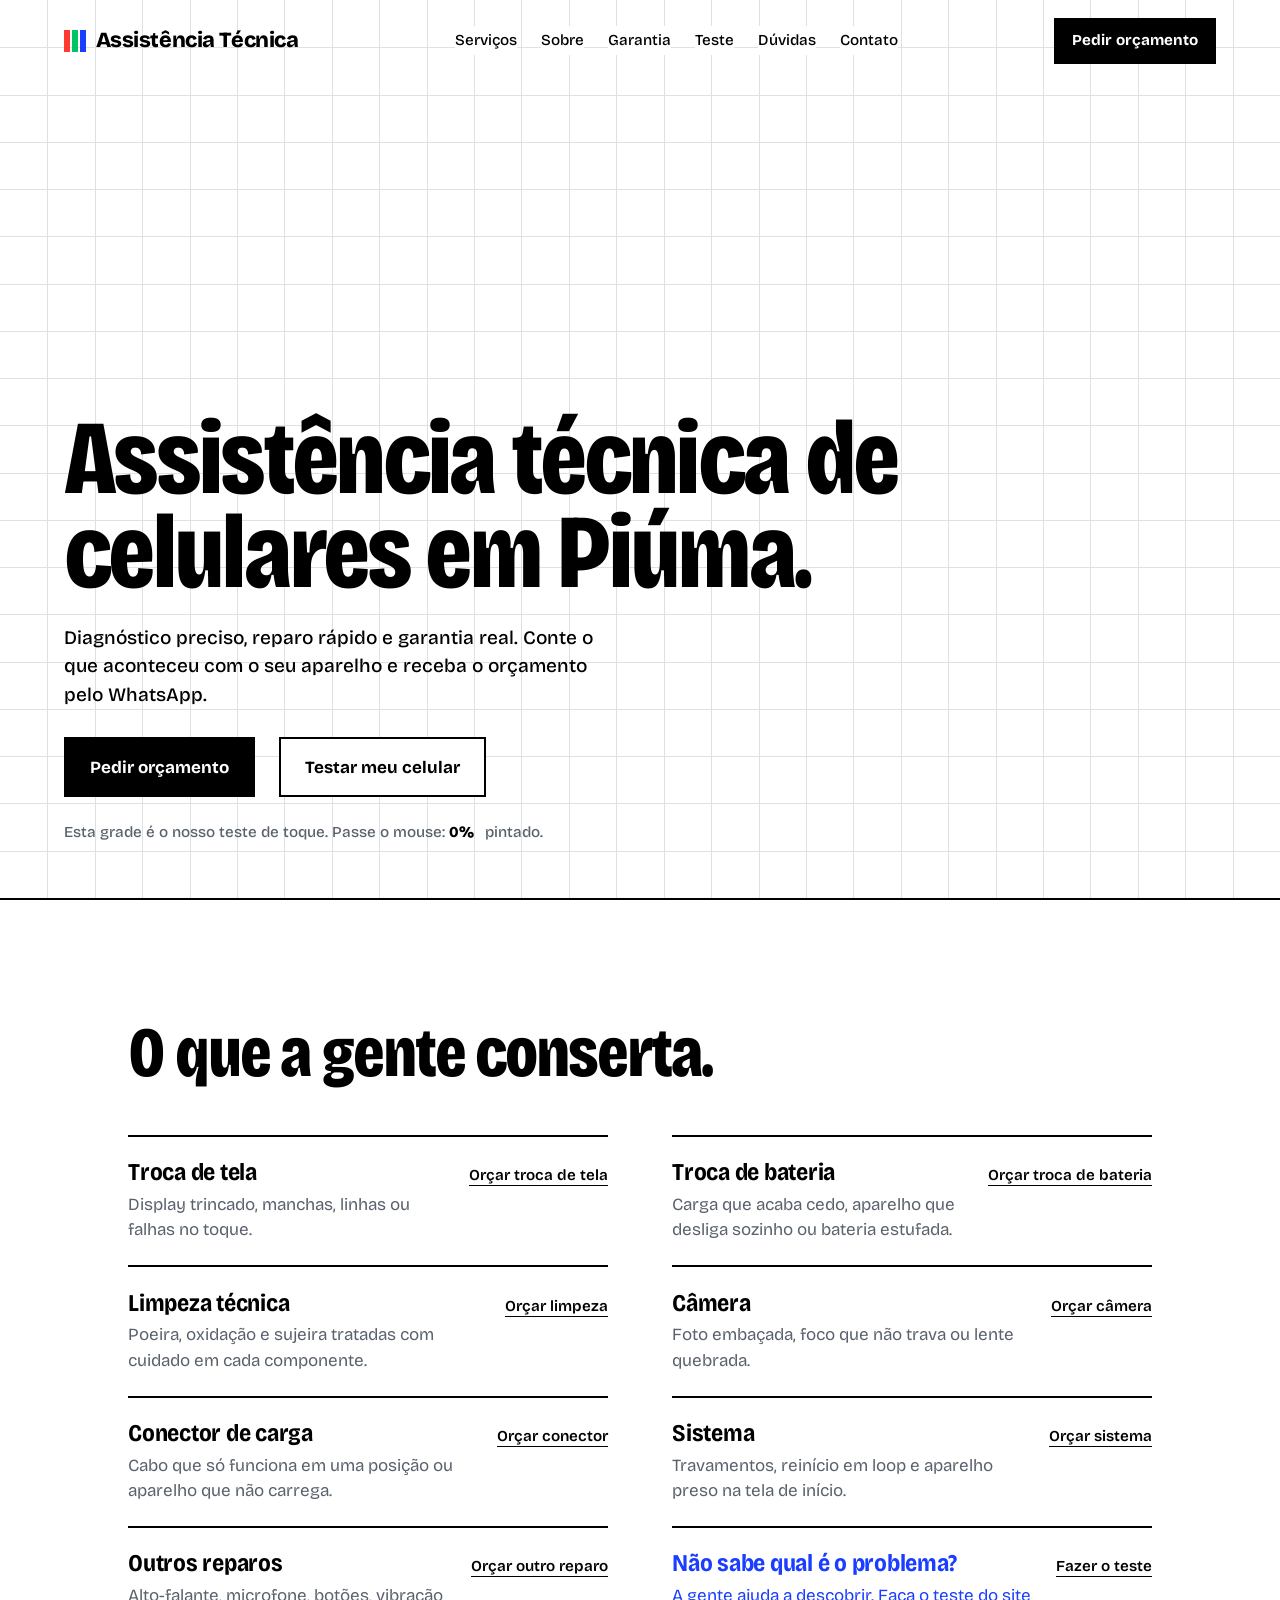
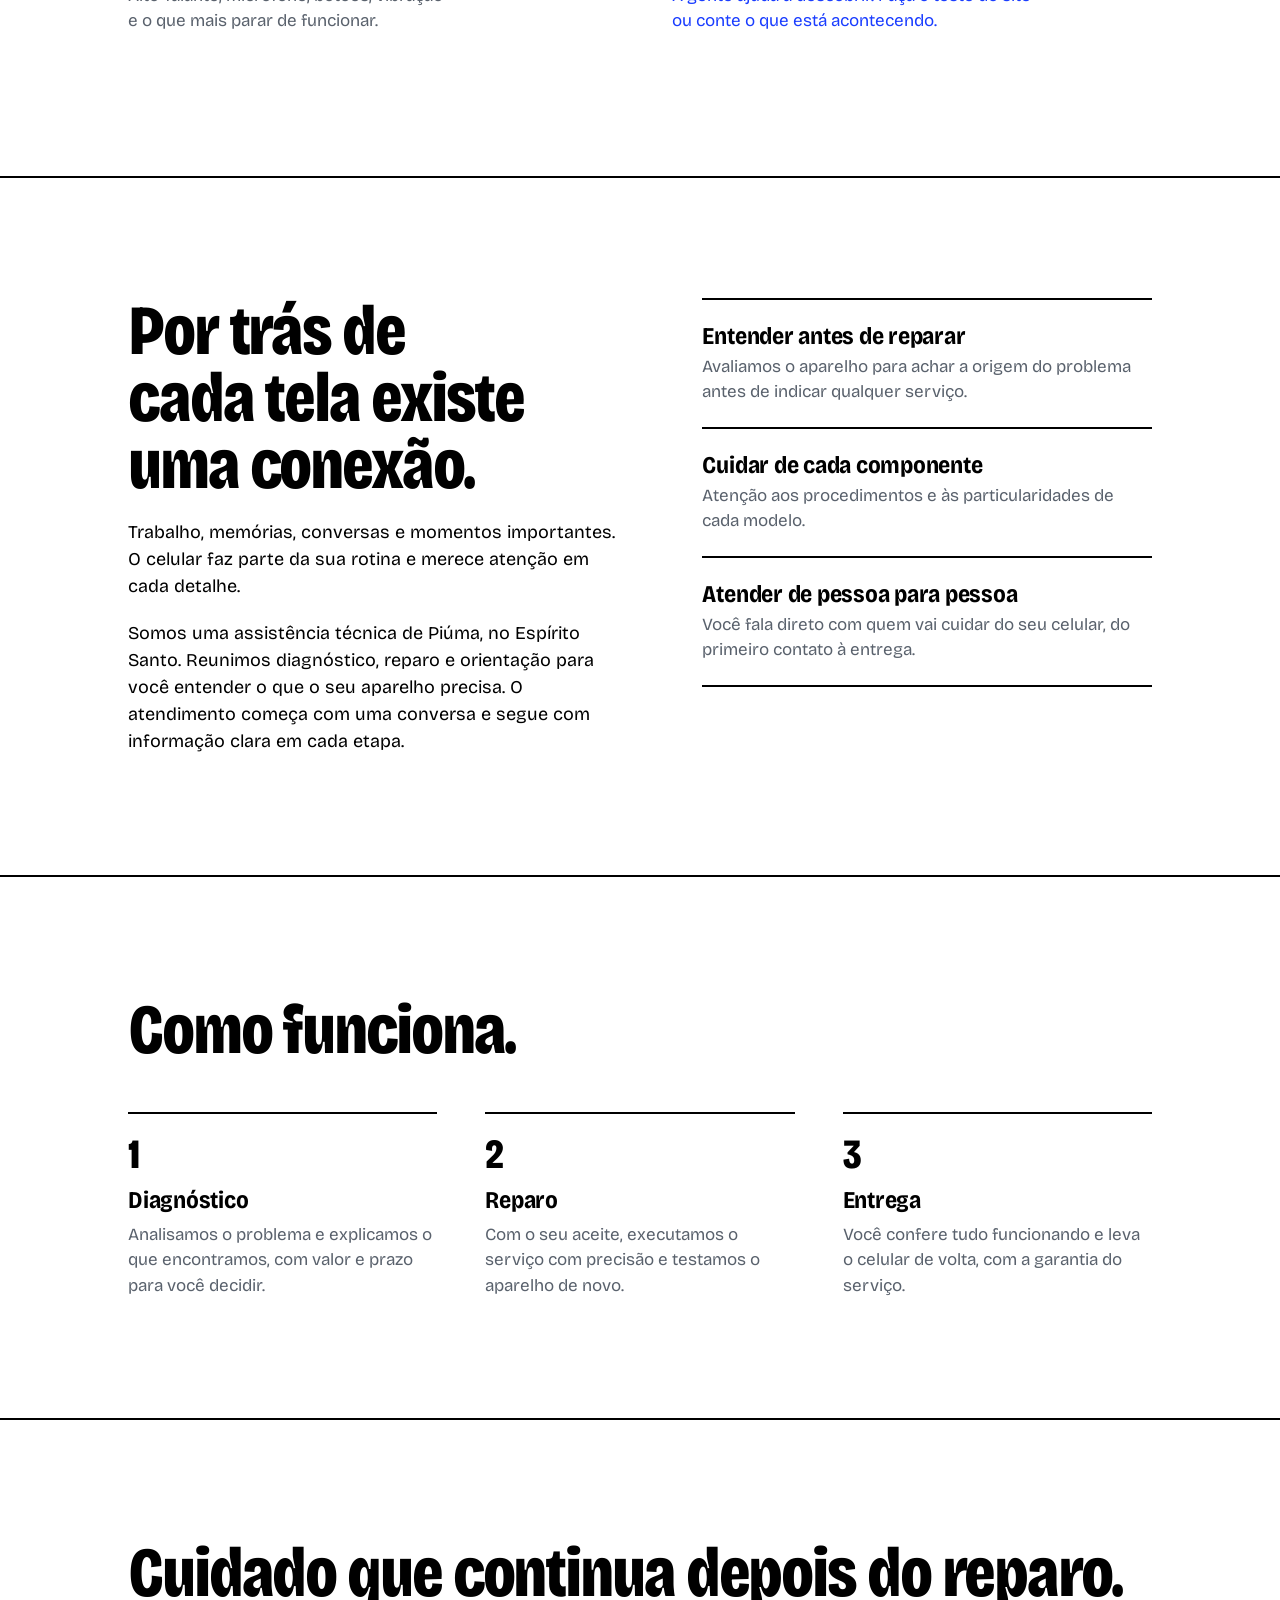
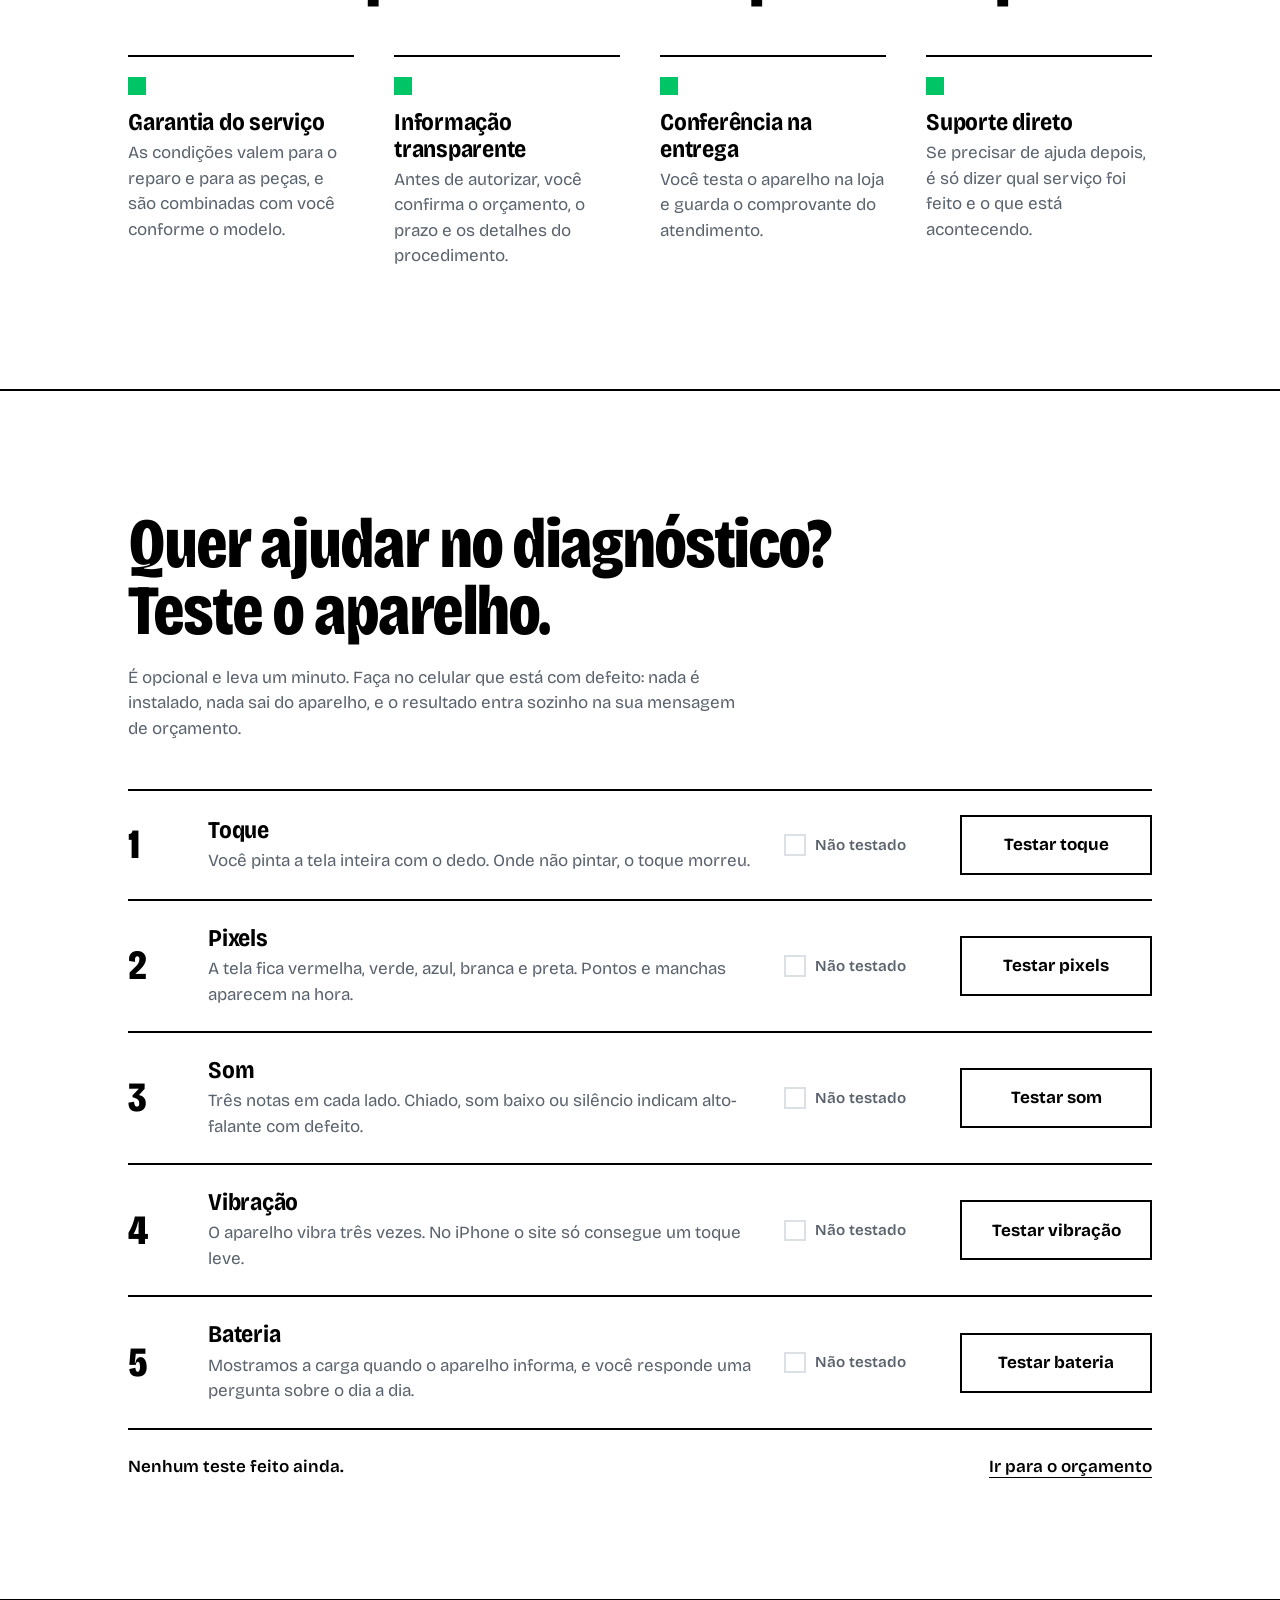
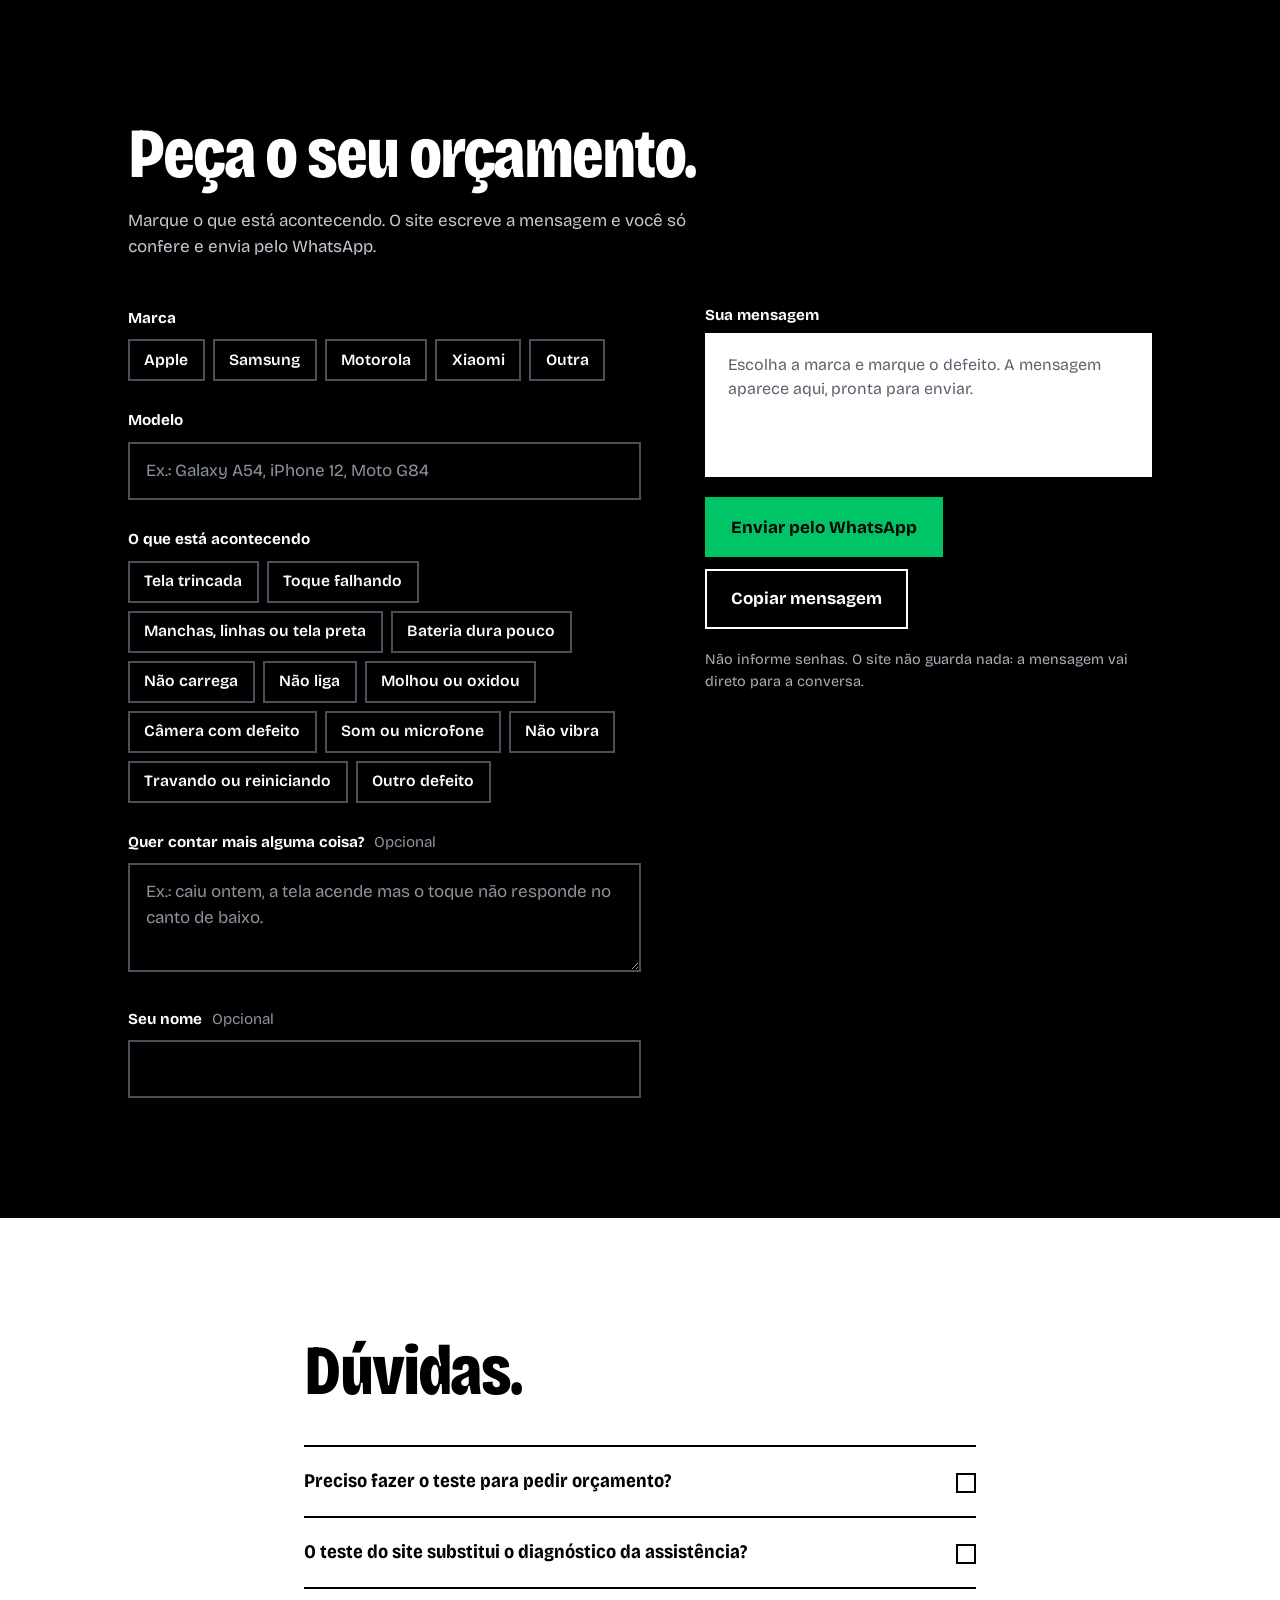
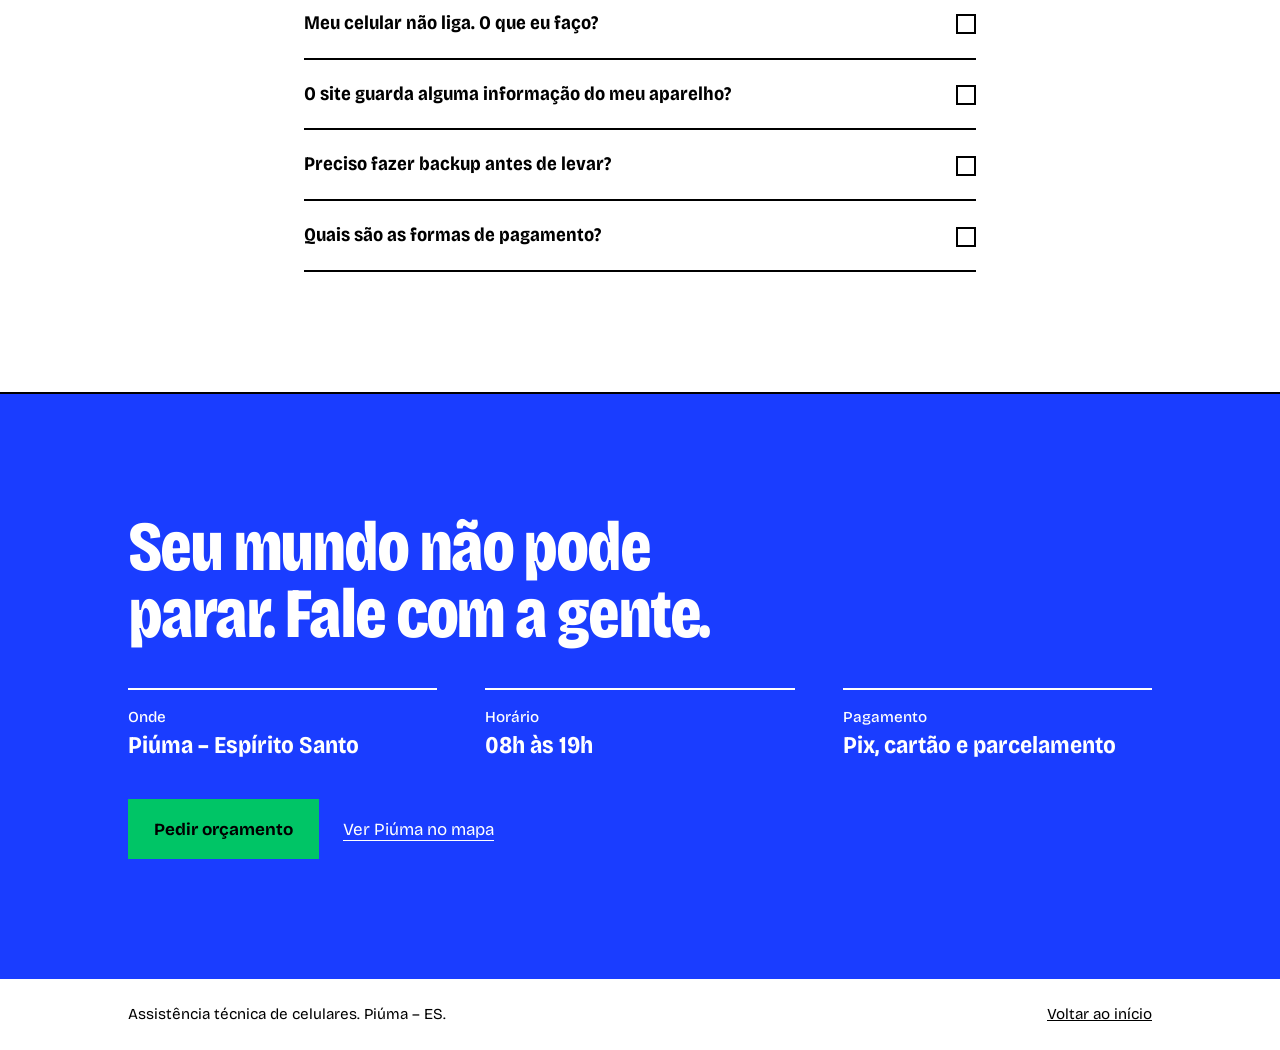
<file: index.html>
<!doctype html>
<html lang="pt-BR">
  <head>
    <meta charset="utf-8" />
    <meta name="viewport" content="width=device-width, initial-scale=1" />
    <title>Assistência técnica de celulares em Piúma</title>
    <meta
      name="description"
      content="Troca de tela, bateria, conector, câmera e reparos em celulares em Piúma – ES. Conte o defeito e receba o orçamento pelo WhatsApp."
    />
    <meta name="theme-color" content="#ffffff" />
    <link rel="icon" href="assets/favicon.svg" type="image/svg+xml" />
    <link rel="preload" href="assets/bricolage.woff2" as="font" type="font/woff2" crossorigin />
    <link rel="stylesheet" href="styles.css" />
  </head>
  <body>
    <a class="skip" href="#conteudo">Pular para o conteúdo</a>

    <header class="top">
      <a class="logo" href="#inicio" aria-label="Assistência técnica, início">
        <svg viewBox="0 0 22 22" width="22" height="22" aria-hidden="true">
          <rect x="0" y="0" width="6" height="22" fill="#ff3b2f" />
          <rect x="8" y="0" width="6" height="22" fill="#00c566" />
          <rect x="16" y="0" width="6" height="22" fill="#1a3dff" />
        </svg>
        Assistência Técnica
      </a>
      <nav aria-label="Seções">
        <a href="#servicos">Serviços</a>
        <a href="#sobre">Sobre</a>
        <a href="#garantia">Garantia</a>
        <a href="#teste">Teste</a>
        <a href="#duvidas">Dúvidas</a>
        <a href="#contato">Contato</a>
      </nav>
      <a class="btn btn-small" href="#orcamento">Pedir orçamento</a>
    </header>

    <main id="conteudo">
      <section class="hero" id="inicio">
        <canvas id="hero-grid" aria-hidden="true"></canvas>
        <div class="hero-copy">
          <h1>Assistência técnica de celulares em Piúma.</h1>
          <p class="lead">
            Diagnóstico preciso, reparo rápido e garantia real. Conte o que aconteceu com o seu aparelho e receba o
            orçamento pelo WhatsApp.
          </p>
          <p class="hero-actions">
            <a class="btn" href="#orcamento">Pedir orçamento</a>
            <a class="btn btn-line" href="#teste">Testar meu celular</a>
          </p>
          <p class="meter" aria-live="polite">
            Esta grade é o nosso teste de toque.
            <span class="touch-only">Passe o dedo de um lado para o outro:</span>
            <span class="mouse-only">Passe o mouse:</span>
            <strong id="hero-pct">0%</strong> pintado.
          </p>
        </div>
      </section>

      <section class="block" id="servicos">
        <div class="wrap">
          <h2>O que a gente conserta.</h2>
          <ul class="services">
            <li>
              <h3>Troca de tela</h3>
              <p>Display trincado, manchas, linhas ou falhas no toque.</p>
              <a href="#orcamento" data-defeito="tela-trincada">Orçar troca de tela</a>
            </li>
            <li>
              <h3>Troca de bateria</h3>
              <p>Carga que acaba cedo, aparelho que desliga sozinho ou bateria estufada.</p>
              <a href="#orcamento" data-defeito="bateria">Orçar troca de bateria</a>
            </li>
            <li>
              <h3>Limpeza técnica</h3>
              <p>Poeira, oxidação e sujeira tratadas com cuidado em cada componente.</p>
              <a href="#orcamento" data-defeito="agua">Orçar limpeza</a>
            </li>
            <li>
              <h3>Câmera</h3>
              <p>Foto embaçada, foco que não trava ou lente quebrada.</p>
              <a href="#orcamento" data-defeito="camera">Orçar câmera</a>
            </li>
            <li>
              <h3>Conector de carga</h3>
              <p>Cabo que só funciona em uma posição ou aparelho que não carrega.</p>
              <a href="#orcamento" data-defeito="carga">Orçar conector</a>
            </li>
            <li>
              <h3>Sistema</h3>
              <p>Travamentos, reinício em loop e aparelho preso na tela de início.</p>
              <a href="#orcamento" data-defeito="lento">Orçar sistema</a>
            </li>
            <li>
              <h3>Outros reparos</h3>
              <p>Alto-falante, microfone, botões, vibração e o que mais parar de funcionar.</p>
              <a href="#orcamento" data-defeito="outro">Orçar outro reparo</a>
            </li>
            <li class="unsure">
              <h3>Não sabe qual é o problema?</h3>
              <p>A gente ajuda a descobrir. Faça o teste do site ou conte o que está acontecendo.</p>
              <a href="#teste">Fazer o teste</a>
            </li>
          </ul>
        </div>
      </section>

      <section class="block" id="sobre">
        <div class="wrap split">
          <div>
            <h2>Por trás de cada tela existe uma conexão.</h2>
            <p class="intro">
              Trabalho, memórias, conversas e momentos importantes. O celular faz parte da sua rotina e merece atenção em
              cada detalhe.
            </p>
            <p class="intro">
              Somos uma assistência técnica de Piúma, no Espírito Santo. Reunimos diagnóstico, reparo e orientação
              para você entender o que o seu aparelho precisa. O atendimento começa com uma conversa e segue com
              informação clara em cada etapa.
            </p>
          </div>
          <ul class="principles">
            <li>
              <h3>Entender antes de reparar</h3>
              <p>Avaliamos o aparelho para achar a origem do problema antes de indicar qualquer serviço.</p>
            </li>
            <li>
              <h3>Cuidar de cada componente</h3>
              <p>Atenção aos procedimentos e às particularidades de cada modelo.</p>
            </li>
            <li>
              <h3>Atender de pessoa para pessoa</h3>
              <p>Você fala direto com quem vai cuidar do seu celular, do primeiro contato à entrega.</p>
            </li>
          </ul>
        </div>
      </section>

      <section class="block" id="como-funciona">
        <div class="wrap">
          <h2>Como funciona.</h2>
          <ol class="steps">
            <li>
              <h3>Diagnóstico</h3>
              <p>Analisamos o problema e explicamos o que encontramos, com valor e prazo para você decidir.</p>
            </li>
            <li>
              <h3>Reparo</h3>
              <p>Com o seu aceite, executamos o serviço com precisão e testamos o aparelho de novo.</p>
            </li>
            <li>
              <h3>Entrega</h3>
              <p>Você confere tudo funcionando e leva o celular de volta, com a garantia do serviço.</p>
            </li>
          </ol>
        </div>
      </section>

      <section class="block" id="garantia">
        <div class="wrap">
          <h2>Cuidado que continua depois do reparo.</h2>
          <ul class="pillars">
            <li>
              <h3>Garantia do serviço</h3>
              <p>As condições valem para o reparo e para as peças, e são combinadas com você conforme o modelo.</p>
            </li>
            <li>
              <h3>Informação transparente</h3>
              <p>Antes de autorizar, você confirma o orçamento, o prazo e os detalhes do procedimento.</p>
            </li>
            <li>
              <h3>Conferência na entrega</h3>
              <p>Você testa o aparelho na loja e guarda o comprovante do atendimento.</p>
            </li>
            <li>
              <h3>Suporte direto</h3>
              <p>Se precisar de ajuda depois, é só dizer qual serviço foi feito e o que está acontecendo.</p>
            </li>
          </ul>
        </div>
      </section>

      <section class="block" id="teste">
        <div class="wrap">
          <h2>Quer ajudar no diagnóstico? Teste o aparelho.</h2>
          <p class="intro">
            É opcional e leva um minuto. Faça no celular que está com defeito: nada é instalado, nada sai do aparelho, e o
            resultado entra sozinho na sua mensagem de orçamento.
          </p>

          <ol class="tests">
            <li data-test="toque">
              <div class="t-name">
                <h3>Toque</h3>
                <p>Você pinta a tela inteira com o dedo. Onde não pintar, o toque morreu.</p>
              </div>
              <p class="t-status" data-status>Não testado</p>
              <button class="btn btn-line" type="button" data-run="toque">Testar toque</button>
            </li>
            <li data-test="pixels">
              <div class="t-name">
                <h3>Pixels</h3>
                <p>A tela fica vermelha, verde, azul, branca e preta. Pontos e manchas aparecem na hora.</p>
              </div>
              <p class="t-status" data-status>Não testado</p>
              <button class="btn btn-line" type="button" data-run="pixels">Testar pixels</button>
            </li>
            <li data-test="som">
              <div class="t-name">
                <h3>Som</h3>
                <p>Três notas em cada lado. Chiado, som baixo ou silêncio indicam alto-falante com defeito.</p>
              </div>
              <p class="t-status" data-status>Não testado</p>
              <button class="btn btn-line" type="button" data-run="som">Testar som</button>
            </li>
            <li data-test="vibracao">
              <div class="t-name">
                <h3>Vibração</h3>
                <p>O aparelho vibra três vezes. No iPhone o site só consegue um toque leve.</p>
              </div>
              <p class="t-status" data-status>Não testado</p>
              <button class="btn btn-line" type="button" data-run="vibracao">Testar vibração</button>
            </li>
            <li data-test="bateria">
              <div class="t-name">
                <h3>Bateria</h3>
                <p>Mostramos a carga quando o aparelho informa, e você responde uma pergunta sobre o dia a dia.</p>
              </div>
              <p class="t-status" data-status>Não testado</p>
              <button class="btn btn-line" type="button" data-run="bateria">Testar bateria</button>
            </li>
          </ol>
          <p class="tests-foot">
            <span id="tests-summary">Nenhum teste feito ainda.</span>
            <a class="link" href="#orcamento">Ir para o orçamento</a>
          </p>
        </div>
      </section>

      <section class="quote" id="orcamento">
        <div class="wrap">
          <h2>Peça o seu orçamento.</h2>
          <p class="quote-intro">
            Marque o que está acontecendo. O site escreve a mensagem e você só confere e envia pelo WhatsApp.
          </p>

          <div class="quote-grid">
            <form id="quote-form" novalidate>
              <fieldset>
                <legend>Marca</legend>
                <div class="chips">
                  <label><input type="radio" name="marca" value="Apple iPhone" /><span>Apple</span></label>
                  <label><input type="radio" name="marca" value="Samsung" /><span>Samsung</span></label>
                  <label><input type="radio" name="marca" value="Motorola" /><span>Motorola</span></label>
                  <label><input type="radio" name="marca" value="Xiaomi" /><span>Xiaomi</span></label>
                  <label><input type="radio" name="marca" value="" /><span>Outra</span></label>
                </div>
              </fieldset>

              <div class="field">
                <label for="modelo">Modelo</label>
                <input id="modelo" name="modelo" type="text" autocomplete="off" placeholder="Ex.: Galaxy A54, iPhone 12, Moto G84" />
              </div>

              <fieldset>
                <legend>O que está acontecendo</legend>
                <div class="chips">
                  <label><input type="checkbox" name="defeito" value="tela-trincada" /><span>Tela trincada</span></label>
                  <label><input type="checkbox" name="defeito" value="toque" /><span>Toque falhando</span></label>
                  <label><input type="checkbox" name="defeito" value="imagem" /><span>Manchas, linhas ou tela preta</span></label>
                  <label><input type="checkbox" name="defeito" value="bateria" /><span>Bateria dura pouco</span></label>
                  <label><input type="checkbox" name="defeito" value="carga" /><span>Não carrega</span></label>
                  <label><input type="checkbox" name="defeito" value="nao-liga" /><span>Não liga</span></label>
                  <label><input type="checkbox" name="defeito" value="agua" /><span>Molhou ou oxidou</span></label>
                  <label><input type="checkbox" name="defeito" value="camera" /><span>Câmera com defeito</span></label>
                  <label><input type="checkbox" name="defeito" value="som" /><span>Som ou microfone</span></label>
                  <label><input type="checkbox" name="defeito" value="vibra" /><span>Não vibra</span></label>
                  <label><input type="checkbox" name="defeito" value="lento" /><span>Travando ou reiniciando</span></label>
                  <label><input type="checkbox" name="defeito" value="outro" /><span>Outro defeito</span></label>
                </div>
              </fieldset>

              <div class="field">
                <label for="detalhes">Quer contar mais alguma coisa? <span class="opt">Opcional</span></label>
                <textarea id="detalhes" name="detalhes" rows="3" placeholder="Ex.: caiu ontem, a tela acende mas o toque não responde no canto de baixo."></textarea>
              </div>

              <div class="field">
                <label for="nome">Seu nome <span class="opt">Opcional</span></label>
                <input id="nome" name="nome" type="text" autocomplete="given-name" />
              </div>
            </form>

            <div class="message">
              <h3>Sua mensagem</h3>
              <p class="bubble" id="quote-preview" aria-live="polite"></p>
              <p class="form-error" id="quote-error" role="alert"></p>
              <div class="quote-actions">
                <button class="btn btn-green" type="submit" form="quote-form" id="quote-send">Enviar pelo WhatsApp</button>
                <button class="btn btn-ghost" type="button" id="quote-copy">Copiar mensagem</button>
              </div>
              <p class="note" id="quote-note">Não informe senhas. O site não guarda nada: a mensagem vai direto para a conversa.</p>
            </div>
          </div>
        </div>
      </section>

      <section class="block" id="duvidas">
        <div class="wrap narrow">
          <h2>Dúvidas.</h2>
          <details>
            <summary>Preciso fazer o teste para pedir orçamento?</summary>
            <p>Não. Basta marcar o que está acontecendo e enviar. O teste só ajuda a equipe a chegar mais perto do defeito.</p>
          </details>
          <details>
            <summary>O teste do site substitui o diagnóstico da assistência?</summary>
            <p>
              Não. Ele mostra o que dá para perceber por fora: toque, imagem, som, vibração e carga. Defeitos de placa,
              conector e câmera só aparecem com o aparelho na bancada.
            </p>
          </details>
          <details>
            <summary>Meu celular não liga. O que eu faço?</summary>
            <p>Marque “Não liga” no orçamento, informe o modelo e conte o que aconteceu antes de ele apagar.</p>
          </details>
          <details>
            <summary>O site guarda alguma informação do meu aparelho?</summary>
            <p>
              Não. Os testes rodam no seu navegador e o resultado some quando você fecha a página. Só a mensagem que você
              escolher enviar chega até a assistência.
            </p>
          </details>
          <details>
            <summary>Preciso fazer backup antes de levar?</summary>
            <p>Se o aparelho ainda liga, faça. A equipe orienta sobre dados pessoais e acessos necessários no atendimento.</p>
          </details>
          <details>
            <summary>Quais são as formas de pagamento?</summary>
            <p>Pix, cartão e parcelamento.</p>
          </details>
        </div>
      </section>

      <section class="contact" id="contato">
        <div class="wrap">
          <h2>Seu mundo não pode parar. Fale com a gente.</h2>
          <dl class="facts">
            <div>
              <dt>Onde</dt>
              <dd>Piúma – Espírito Santo</dd>
            </div>
            <div>
              <dt>Horário</dt>
              <dd>08h às 19h</dd>
            </div>
            <div>
              <dt>Pagamento</dt>
              <dd>Pix, cartão e parcelamento</dd>
            </div>
          </dl>
          <p class="hero-actions">
            <a class="btn btn-green" href="#orcamento">Pedir orçamento</a>
            <a class="link" href="https://www.google.com/maps/search/?api=1&query=Pi%C3%BAma+ES" rel="noopener" target="_blank"
              >Ver Piúma no mapa</a
            >
          </p>
        </div>
      </section>
    </main>

    <footer class="foot">
      <div class="wrap">
        <p>Assistência técnica de celulares. Piúma – ES.</p>
        <p><a href="#inicio">Voltar ao início</a></p>
      </div>
    </footer>

    <a class="btn btn-green fab" id="fab" href="#orcamento" hidden>Pedir orçamento</a>

    <!-- Palco dos testes em tela cheia -->
    <div class="stage" id="stage" hidden>
      <canvas id="stage-grid" aria-hidden="true"></canvas>
      <div class="stage-ui" id="stage-ui"></div>
    </div>

    <noscript><p class="noscript">O orçamento e os testes precisam de JavaScript. O restante da página funciona normalmente.</p></noscript>
    <script src="app.js" defer></script>
  </body>
</html>
</file>
<file: styles.css>
/* Assistência técnica — o site que testa o celular.
   Paleta: as cores de um teste de tela. Branco e preto puros, e os três subpixels. */

@font-face {
  font-family: 'Bricolage';
  src: url('assets/bricolage.woff2') format('woff2');
  font-weight: 200 800;
  font-stretch: 75% 100%;
  font-display: swap;
}

:root {
  --white: #fff;
  --black: #000;
  --green: #00c566;
  --red: #ff3b2f;
  --blue: #1a3dff;
  --line: #dde1e6;
  --mute: #5a626d;
  --font: 'Bricolage', 'Helvetica Neue', Arial, sans-serif;
  --pad: clamp(1.25rem, 5vw, 4.5rem);
  --cell: 48px;
}

* {
  box-sizing: border-box;
}

html {
  scroll-behavior: smooth;
  scroll-padding-top: 4.5rem;
}

body {
  margin: 0;
  background: var(--white);
  color: var(--black);
  font-family: var(--font);
  font-size: 1.0625rem;
  line-height: 1.5;
  font-weight: 400;
  -webkit-font-smoothing: antialiased;
}

h1,
h2,
h3,
p,
ol,
ul,
dl,
dd {
  margin: 0;
}
ol,
ul {
  padding: 0;
  list-style: none;
}

a {
  color: inherit;
}

:focus-visible {
  outline: 3px solid var(--blue);
  outline-offset: 3px;
}

.skip {
  position: absolute;
  left: -999px;
  top: 0;
  z-index: 50;
  padding: 0.75rem 1rem;
  background: var(--black);
  color: var(--white);
}
.skip:focus {
  left: 0;
}

.wrap {
  width: min(100%, 72rem);
  margin: 0 auto;
  padding: 0 var(--pad);
}
.wrap.narrow {
  width: min(100%, 50rem);
}

/* --- topo --------------------------------------------------------- */
.top {
  position: absolute;
  z-index: 10;
  inset: 0 0 auto 0;
  display: flex;
  align-items: center;
  justify-content: space-between;
  gap: 1rem;
  padding: 1.1rem var(--pad);
  pointer-events: none; /* a grade por baixo continua recebendo o dedo */
}
.top a {
  pointer-events: auto;
}
.logo {
  display: inline-flex;
  align-items: center;
  gap: 0.6rem;
  font-weight: 800;
  font-size: 1.35rem;
  letter-spacing: -0.02em;
  text-decoration: none;
}
.top nav {
  display: flex;
  gap: 1.5rem;
  font-size: 0.95rem;
  font-weight: 500;
}
.top nav a {
  text-decoration: none;
  padding: 0.2rem 0;
  background: var(--white);
}

/* --- botões -------------------------------------------------------- */
.btn {
  display: inline-block;
  padding: 0.95rem 1.5rem;
  border: 2px solid var(--black);
  border-radius: 0;
  background: var(--black);
  color: var(--white);
  font: inherit;
  font-weight: 700;
  text-decoration: none;
  text-align: center;
  cursor: pointer;
}
.btn-line {
  background: var(--white);
  color: var(--black);
}
.btn-green {
  background: var(--green);
  border-color: var(--green);
  color: var(--black);
}
.btn-small {
  padding: 0.6rem 1rem;
  font-size: 0.95rem;
}
.btn-red {
  background: var(--red);
  border-color: var(--red);
  color: var(--black);
}
.btn-ghost {
  background: transparent;
  border-color: currentColor;
  color: inherit;
}
.link {
  text-underline-offset: 0.3em;
}

/* hover só onde há ponteiro de verdade: no toque ele ficaria preso no último botão tocado */
@media (hover: hover) {
  .top nav a:hover {
    text-decoration: underline;
    text-underline-offset: 0.3em;
  }
  .btn:hover {
    background: var(--white);
    color: var(--black);
  }
  .btn-line:hover {
    background: var(--black);
    color: var(--white);
  }
  .btn-green:hover {
    background: var(--white);
    border-color: var(--white);
  }
  .btn-ghost:hover {
    background: var(--white);
    color: var(--black);
  }
}

/* --- abertura: a grade de teste de toque --------------------------- */
.hero {
  position: relative;
  min-height: 100vh;
  min-height: 100svh;
  display: flex;
  align-items: flex-end;
  padding: 6rem var(--pad) clamp(2rem, 6vh, 4rem);
  overflow: hidden;
  touch-action: pan-y; /* a rolagem vertical continua; o deslize lateral pinta */
  border-bottom: 2px solid var(--black);
}
#hero-grid {
  position: absolute;
  inset: 0;
  width: 100%;
  height: 100%;
}
.hero-copy {
  position: relative;
  max-width: 60rem;
  pointer-events: none;
}
.hero-copy a {
  pointer-events: auto;
}
h1 {
  font-size: clamp(2.9rem, 8.2vw, 7rem);
  font-weight: 800;
  font-stretch: 75%;
  line-height: 0.9;
  letter-spacing: -0.035em;
  text-wrap: balance;
}
.lead {
  margin-top: 1.5rem;
  max-width: 34rem;
  font-size: 1.1875rem;
  font-weight: 500;
}
.touch-only {
  display: none;
}
@media (hover: none) {
  .touch-only {
    display: inline;
  }
  .mouse-only {
    display: none;
  }
}
.hero-actions {
  margin-top: 1.75rem;
  display: flex;
  flex-wrap: wrap;
  align-items: center;
  gap: 1rem 1.5rem;
}
.meter {
  margin-top: 1.5rem;
  font-size: 0.95rem;
  font-weight: 500;
  color: var(--mute);
}
.meter strong {
  color: var(--black);
}
.meter strong {
  display: inline-block;
  min-width: 3.2ch;
  font-weight: 800;
  font-variant-numeric: tabular-nums;
}

/* --- blocos -------------------------------------------------------- */
.block {
  padding: clamp(4rem, 10vw, 7.5rem) 0;
  border-bottom: 2px solid var(--black);
}
h2 {
  font-size: clamp(2.2rem, 6vw, 4.4rem);
  font-weight: 800;
  font-stretch: 75%;
  line-height: 0.95;
  letter-spacing: -0.03em;
  text-wrap: balance;
}
h3 {
  font-size: 1.5rem;
  font-weight: 700;
  font-stretch: 87%;
  line-height: 1.1;
  letter-spacing: -0.01em;
}
.intro {
  margin-top: 1.25rem;
  max-width: 38rem;
  color: var(--mute);
}

/* --- lista de testes ----------------------------------------------- */
.tests {
  margin-top: 3rem;
  counter-reset: test;
  border-bottom: 2px solid var(--black);
}
.tests li {
  counter-increment: test;
  display: grid;
  grid-template-columns: 3.5rem minmax(0, 1fr) 9.5rem 12rem;
  align-items: center;
  gap: 1.5rem;
  padding: 1.5rem 0;
  border-top: 2px solid var(--black);
}
.tests li::before {
  content: counter(test);
  font-size: 2.6rem;
  font-weight: 800;
  font-stretch: 75%;
  line-height: 1;
}
.t-name p {
  margin-top: 0.3rem;
  max-width: 34rem;
  color: var(--mute);
}
.t-status {
  display: flex;
  align-items: center;
  gap: 0.6rem;
  font-size: 0.95rem;
  font-weight: 600;
  color: var(--mute);
}
/* o quadrado é a mesma célula da grade de toque: vazia, verde ou vermelha */
.t-status::before {
  content: '';
  width: 1.1rem;
  height: 1.1rem;
  flex: none;
  border: 2px solid var(--line);
}
li[data-result='ok'] .t-status,
li[data-result='falha'] .t-status {
  color: var(--black);
}
li[data-result='ok'] .t-status::before {
  background: var(--green);
  border-color: var(--green);
}
li[data-result='falha'] .t-status::before {
  background: var(--red);
  border-color: var(--red);
}
.tests .btn {
  width: 100%;
}

/* --- rodapé da lista de testes ----------------------------------- */
.tests-foot {
  margin-top: 1.5rem;
  display: flex;
  flex-wrap: wrap;
  justify-content: space-between;
  gap: 0.5rem 2rem;
  font-weight: 600;
}

/* --- orçamento: tela preta, como um pixel desligado ---------------- */
.quote {
  padding: clamp(4rem, 10vw, 7.5rem) 0;
  background: var(--black);
  color: var(--white);
}
.quote-intro {
  margin-top: 1.25rem;
  max-width: 38rem;
  color: #c3c9d1;
}
.quote-grid {
  margin-top: 3rem;
  display: grid;
  grid-template-columns: minmax(0, 1.15fr) minmax(0, 1fr);
  gap: 3rem 4rem;
  align-items: start;
}
#quote-form {
  display: grid;
  gap: 1.75rem;
}
fieldset {
  margin: 0;
  padding: 0;
  border: 0;
  min-width: 0;
}
legend,
.field label {
  display: block;
  margin-bottom: 0.6rem;
  padding: 0;
  font-size: 0.95rem;
  font-weight: 700;
}
.opt {
  margin-left: 0.4rem;
  font-weight: 400;
  color: #8b929c;
}
.chips {
  display: flex;
  flex-wrap: wrap;
  gap: 0.5rem;
}
.chips label {
  position: relative;
  cursor: pointer;
}
.chips input {
  position: absolute;
  inset: 0;
  opacity: 0;
  cursor: pointer;
}
/* cada opção é uma célula da grade: marcada, fica verde */
.chips span {
  display: block;
  padding: 0.6rem 0.9rem;
  border: 2px solid #4a5059;
  font-weight: 600;
  font-size: 0.98rem;
  line-height: 1.2;
}
.chips input:checked + span {
  background: var(--green);
  border-color: var(--green);
  color: var(--black);
}
.chips input:focus-visible + span {
  outline: 3px solid var(--white);
  outline-offset: 2px;
}
.field input,
.field textarea {
  width: 100%;
  padding: 0.9rem 1rem;
  border: 2px solid #4a5059;
  border-radius: 0;
  background: var(--black);
  color: var(--white);
  font: inherit;
  resize: vertical;
}
.field input::placeholder,
.field textarea::placeholder {
  color: #8b929c;
}
.field input:focus,
.field textarea:focus {
  border-color: var(--green);
  outline: none;
}
.message {
  position: sticky;
  top: 1.5rem;
}
.message h3 {
  font-size: 0.95rem;
  font-weight: 700;
  font-stretch: 100%;
  letter-spacing: 0;
}
.bubble {
  margin-top: 0.6rem;
  padding: 1.25rem 1.4rem;
  background: var(--white);
  color: var(--black);
  white-space: pre-wrap;
  overflow-wrap: anywhere;
  font-size: 1rem;
  line-height: 1.45;
  min-height: 9rem;
}
.bubble.empty {
  color: var(--mute);
}
.form-error {
  margin-top: 0.75rem;
  color: #ff8a82;
  font-size: 0.95rem;
  font-weight: 600;
}
.form-error:empty {
  display: none;
}
.quote-actions {
  margin-top: 1.25rem;
  display: flex;
  flex-wrap: wrap;
  gap: 0.75rem;
}
.note {
  margin-top: 1.25rem;
  font-size: 0.9rem;
  color: #a9b0b9;
}

/* --- serviços ------------------------------------------------------ */
.services {
  margin-top: 3rem;
  display: grid;
  grid-template-columns: repeat(2, minmax(0, 1fr));
  column-gap: 4rem;
}
.services li {
  display: grid;
  grid-template-columns: minmax(0, 1fr) auto;
  align-items: baseline;
  gap: 0.3rem 1.5rem;
  padding: 1.4rem 0;
  border-top: 2px solid var(--black);
}
.services p {
  grid-column: 1;
  color: var(--mute);
}
.services a {
  grid-column: 2;
  grid-row: 1;
  font-size: 0.95rem;
  font-weight: 600;
  text-underline-offset: 0.3em;
  white-space: nowrap;
}
.services .unsure h3,
.services .unsure p {
  color: var(--blue);
}

/* --- sobre --------------------------------------------------------- */
.split {
  display: grid;
  grid-template-columns: minmax(0, 1.1fr) minmax(0, 1fr);
  gap: 3rem 5rem;
  align-items: start;
}
.split .intro {
  color: var(--black);
  font-size: 1.125rem;
}
.principles li {
  padding: 1.4rem 0;
  border-top: 2px solid var(--black);
}
.principles li:last-child {
  border-bottom: 2px solid var(--black);
}
.principles p,
.pillars p {
  margin-top: 0.3rem;
  color: var(--mute);
}

/* --- garantia ------------------------------------------------------ */
.pillars {
  margin-top: 3rem;
  display: grid;
  grid-template-columns: repeat(4, minmax(0, 1fr));
  gap: 2rem 2.5rem;
}
.pillars li {
  padding-top: 1.25rem;
  border-top: 2px solid var(--black);
}
/* a célula verde: a mesma do teste de toque, aqui como "conferido" */
.pillars li::before {
  content: '';
  display: block;
  width: 1.1rem;
  height: 1.1rem;
  margin-bottom: 0.9rem;
  background: var(--green);
}

/* --- como funciona ------------------------------------------------- */
.steps {
  margin-top: 3rem;
  display: grid;
  grid-template-columns: repeat(3, minmax(0, 1fr));
  gap: 2rem 3rem;
  counter-reset: step;
}
.steps li {
  counter-increment: step;
  padding-top: 1.25rem;
  border-top: 2px solid var(--black);
}
.steps li::before {
  content: counter(step);
  display: block;
  margin-bottom: 0.75rem;
  font-size: 2.6rem;
  font-weight: 800;
  font-stretch: 75%;
  line-height: 1;
}
.steps p {
  margin-top: 0.5rem;
  color: var(--mute);
}

/* --- dúvidas ------------------------------------------------------- */
details {
  border-top: 2px solid var(--black);
}
details:first-of-type {
  margin-top: 2.5rem;
}
details:last-of-type {
  border-bottom: 2px solid var(--black);
}
summary {
  display: flex;
  justify-content: space-between;
  gap: 1.5rem;
  padding: 1.25rem 0;
  font-size: 1.2rem;
  font-weight: 700;
  font-stretch: 87%;
  cursor: pointer;
  list-style: none;
}
summary::-webkit-details-marker {
  display: none;
}
summary::after {
  content: '';
  width: 1rem;
  height: 1rem;
  flex: none;
  margin-top: 0.35rem;
  border: 2px solid var(--black);
}
details[open] summary::after {
  background: var(--green);
  border-color: var(--green);
}
details p {
  max-width: 40rem;
  padding: 0 0 1.4rem;
  color: var(--mute);
}

/* --- contato ------------------------------------------------------- */
.contact {
  padding: clamp(4rem, 10vw, 7.5rem) 0;
  background: var(--blue);
  color: var(--white);
}
.facts {
  margin-top: 2.5rem;
  display: grid;
  grid-template-columns: repeat(3, minmax(0, 1fr));
  gap: 1.5rem 3rem;
}
.facts div {
  padding-top: 1rem;
  border-top: 2px solid var(--white);
}
.facts dt {
  font-size: 0.95rem;
  font-weight: 500;
}
.facts dd {
  margin-top: 0.2rem;
  font-size: 1.5rem;
  font-weight: 700;
  font-stretch: 87%;
  line-height: 1.15;
}
.contact .hero-actions {
  margin-top: 2.5rem;
}

.foot {
  padding: 1.5rem 0;
  font-size: 0.95rem;
}
.foot .wrap {
  display: flex;
  flex-wrap: wrap;
  justify-content: space-between;
  gap: 0.5rem 2rem;
}
.noscript {
  padding: 1rem var(--pad);
  background: var(--red);
  font-weight: 600;
}

/* --- botão fixo de orçamento ---------------------------------------- */
.fab {
  position: fixed;
  z-index: 20;
  right: 1rem;
  bottom: 1rem;
  bottom: max(1rem, env(safe-area-inset-bottom));
  border-color: var(--black);
  box-shadow: 4px 4px 0 var(--black);
}
.fab[hidden] {
  display: none;
}

/* --- palco dos testes ---------------------------------------------- */
.stage {
  position: fixed;
  z-index: 100;
  inset: 0;
  background: var(--white);
  touch-action: none;
  user-select: none;
  -webkit-user-select: none;
  overscroll-behavior: contain;
}
.stage[hidden] {
  display: none;
}
#stage-grid {
  position: absolute;
  inset: 0;
  width: 100%;
  height: 100%;
}
.stage-ui {
  position: absolute;
  inset: 0;
  display: flex;
  flex-direction: column;
  justify-content: flex-end;
  padding: 1.25rem;
  padding-bottom: max(1.25rem, env(safe-area-inset-bottom));
  pointer-events: none;
}
.stage-ui > * {
  pointer-events: auto;
}
.card {
  align-self: center;
  width: min(100%, 30rem);
  padding: 1.5rem;
  background: var(--black);
  color: var(--white);
}
.card h2 {
  font-size: 2rem;
}
.card p {
  margin-top: 0.6rem;
  color: #c3c9d1;
}
.card .big {
  margin-top: 0.75rem;
  font-size: 3.4rem;
  font-weight: 800;
  font-stretch: 75%;
  line-height: 1;
  color: var(--white);
}
.card-actions {
  margin-top: 1.25rem;
  display: grid;
  grid-template-columns: 1fr 1fr;
  gap: 0.6rem;
}
.card-actions .full {
  grid-column: 1 / -1;
}
.card .btn {
  width: 100%;
  padding: 0.85rem 0.75rem;
}
.card .btn-ghost {
  border-color: #6b7280;
}
/* barra fina do teste de toque: não cobre a tela que está sendo testada */
.pill {
  align-self: center;
  display: flex;
  align-items: center;
  gap: 1rem;
  padding: 0.5rem 0.5rem 0.5rem 1rem;
  background: var(--black);
  color: var(--white);
  font-weight: 700;
  font-variant-numeric: tabular-nums;
}
.pill .btn {
  padding: 0.5rem 0.9rem;
  border-color: var(--white);
  background: var(--white);
  color: var(--black);
}
.stage.dim .stage-ui .hint {
  opacity: 0;
  transition: opacity 0.6s;
}

/* --- telas estreitas ----------------------------------------------- */
@media (max-width: 860px) {
  .top nav {
    display: none;
  }
  .tests li {
    grid-template-columns: 2.5rem minmax(0, 1fr);
    gap: 0.9rem 1rem;
    align-items: start;
  }
  .tests li::before {
    font-size: 2.2rem;
  }
  .tests .t-status,
  .tests .btn {
    grid-column: 2;
  }
  .quote-grid,
  .split,
  .services,
  .steps,
  .facts {
    grid-template-columns: 1fr;
  }
  .pillars {
    grid-template-columns: repeat(2, minmax(0, 1fr));
  }
  .message {
    position: static;
  }
  .top .btn-small {
    display: none;
  }
  .steps {
    gap: 1.75rem;
  }
}

@media (prefers-reduced-motion: reduce) {
  html {
    scroll-behavior: auto;
  }
  .stage.dim .stage-ui .hint {
    transition: none;
  }
}
</file>
